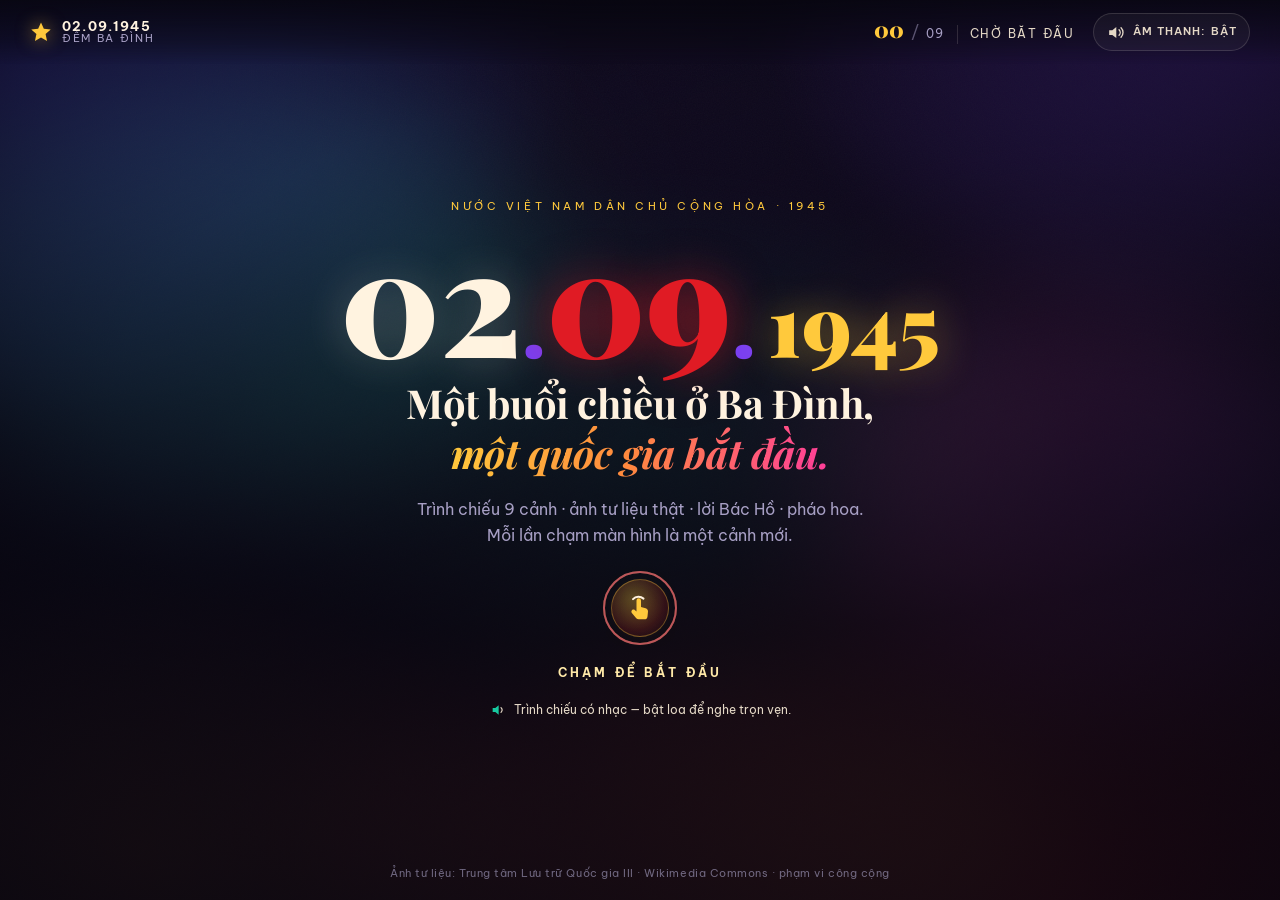
<file: index.html>
<!DOCTYPE html>
<html lang="vi">
<head>
<meta charset="utf-8">
<meta name="viewport" content="width=device-width, initial-scale=1, viewport-fit=cover">
<title>02.09.1945 — Đêm Ba Đình · Trình chiếu Quốc khánh Việt Nam</title>
<meta name="description" content="Trình chiếu điện ảnh toàn màn hình về ngày 2 tháng 9 năm 1945 tại Quảng trường Ba Đình: chạm để chuyển cảnh, ảnh tư liệu, hành khúc giải phóng, lời Tuyên ngôn Độc lập của Chủ tịch Hồ Chí Minh và pháo hoa.">
<meta name="theme-color" content="#0A0714">
<meta property="og:type" content="website">
<meta property="og:title" content="02.09.1945 — Đêm Ba Đình">
<meta property="og:description" content="Một buổi chiều ở Ba Đình, một quốc gia bắt đầu. Trình chiếu 9 cảnh chạm-để-chuyển-cảnh, có nhạc và pháo hoa.">
<meta property="og:image" content="assets/img/le-dai.webp">
<meta property="og:locale" content="vi_VN">
<meta name="twitter:card" content="summary_large_image">
<link rel="icon" href="favicon.svg" type="image/svg+xml">
<link rel="preload" href="assets/fonts/playfair-display-900-vietnamese.woff2" as="font" type="font/woff2" crossorigin>
<link rel="preload" href="assets/fonts/be-vietnam-pro-400-vietnamese.woff2" as="font" type="font/woff2" crossorigin>
<link rel="preload" href="assets/img/le-dai.webp" as="image">
<link rel="stylesheet" href="assets/css/fonts.css">
<link rel="stylesheet" href="assets/css/style.css">
<script>document.documentElement.classList.add('js');</script>
</head>
<body>

<!-- ══ nền nhiều lớp: mesh gradient + aurora + grain ══ -->
<div class="backdrop" aria-hidden="true">
  <div class="mesh"></div>
  <div class="aurora aurora--a"></div>
  <div class="aurora aurora--b"></div>
  <div class="aurora aurora--c"></div>
  <div class="grain"></div>
  <div class="vignette"></div>
</div>

<!-- ══ canvas hiệu ứng: sao, tàn lửa, pháo hoa ══ -->
<canvas id="fx" class="fx" aria-hidden="true"></canvas>
<div id="flash" class="flash" aria-hidden="true"></div>

<!-- ══ thanh trên: nhận diện + số cảnh + một nút âm thanh ══ -->
<header class="topbar" id="topbar">
  <div class="brand">
    <svg class="brand-star" viewBox="0 0 24 24" aria-hidden="true"><path d="M12 1.6l3.1 6.9 7.5.8-5.6 5 1.6 7.4L12 17.9 5.4 21.7 7 14.3 1.4 9.3l7.5-.8z"/></svg>
    <span class="brand-txt"><b>02.09.1945</b><i>Đêm Ba Đình</i></span>
  </div>

  <div class="now" aria-live="polite">
    <span class="now-idx" id="nowIdx">00</span>
    <span class="now-sep">/</span>
    <span class="now-total">09</span>
    <span class="now-name" id="nowName">Chờ bắt đầu</span>
  </div>

  <div class="top-actions">
    <button class="ctl ctl--mute" id="btnMute" type="button" aria-pressed="false" title="Bật / tắt toàn bộ âm thanh (M)">
      <svg class="i-on" viewBox="0 0 24 24" aria-hidden="true"><path d="M4 9v6h4l5 4V5L8 9H4z"/><path d="M16.5 8.5a5 5 0 010 7M19 6a8.5 8.5 0 010 12" fill="none" stroke="currentColor" stroke-width="1.7" stroke-linecap="round"/></svg>
      <svg class="i-off" viewBox="0 0 24 24" aria-hidden="true"><path d="M4 9v6h4l5 4V5L8 9H4z"/><path d="M17 9.5l4 5m0-5l-4 5" fill="none" stroke="currentColor" stroke-width="1.8" stroke-linecap="round"/></svg>
      <span class="ctl-label" id="muteLabel">Âm thanh: BẬT</span>
    </button>
  </div>
</header>

<!-- ══ cổng vào: chạm bất kỳ đâu để bắt đầu ══ -->
<div class="gate" id="gate" role="button" tabindex="0" aria-label="Bắt đầu trình chiếu">
  <div class="gate-inner">
    <span class="gate-kicker">NƯỚC VIỆT NAM DÂN CHỦ CỘNG HÒA · 1945</span>

    <div class="gate-date" aria-label="Ngày 2 tháng 9 năm 1945">
      <span class="gd gd--d">02</span><span class="gd gd--dot">.</span><span class="gd gd--m">09</span><span class="gd gd--dot">.</span><span class="gd gd--y">1945</span>
    </div>

    <h1 class="gate-title">Một buổi chiều ở Ba&nbsp;Đình,<br><em>một quốc gia bắt đầu.</em></h1>

    <p class="gate-sub">Trình chiếu 9 cảnh · ảnh tư liệu thật · lời Bác Hồ · pháo hoa.<br>Mỗi lần chạm màn hình là một cảnh mới.</p>

    <div class="gate-tap" aria-hidden="true">
      <span class="gate-tap-ring"></span>
      <span class="gate-tap-ring gate-tap-ring--2"></span>
      <svg viewBox="0 0 24 24"><path d="M6.4 4.9a6.2 6.2 0 018.4-.4" fill="none" stroke="currentColor" stroke-width="1.6" stroke-linecap="round"/><path d="M9.2 11.6V5.9a1.8 1.8 0 013.6 0v5.3l3.7.9c1.2.3 2 1.4 1.9 2.6l-.4 4a2.6 2.6 0 01-2.6 2.3h-4.4c-.8 0-1.5-.3-2-.9l-3.5-4.1c-.6-.7-.5-1.8.2-2.4.6-.5 1.5-.5 2.1 0l1.4 1.2z"/></svg>
    </div>
    <p class="gate-tap-txt">Chạm để bắt đầu</p>

    <p class="gate-note">
      <svg viewBox="0 0 24 24" aria-hidden="true"><path d="M4 9v6h4l5 4V5L8 9H4z"/><path d="M16.5 8.5a5 5 0 010 7" fill="none" stroke="currentColor" stroke-width="1.7" stroke-linecap="round"/></svg>
      Trình chiếu có nhạc — bật loa để nghe trọn vẹn.
    </p>
  </div>
  <div class="gate-foot">
    <span>Ảnh tư liệu: Trung tâm Lưu trữ Quốc gia III · Wikimedia Commons · phạm vi công cộng</span>
  </div>
</div>

<!-- ══ sân khấu 9 cảnh ══ -->
<main class="stage" id="stage" aria-label="Trình chiếu Quốc khánh 2 tháng 9">

  <!-- 01 · MỞ MÀN -->
  <section class="scene scene--s1" id="s1" data-scene="1" data-dur="9000" data-grade="indigo" aria-label="Cảnh 1: Mở màn">
    <div class="scene-media" data-kb="out">
      <img src="assets/img/le-dai.webp" alt="Toàn cảnh lễ đài và đội danh dự tại Quảng trường Ba Đình ngày 2 tháng 9 năm 1945" fetchpriority="high">
    </div>
    <div class="scene-tint"></div>
    <div class="scene-scrim"></div>
    <span class="ghost ghost--year" aria-hidden="true">1945</span>
    <div class="scene-body s1-body">
      <span class="eyebrow" data-anim="up">QUẢNG TRƯỜNG BA ĐÌNH · HÀ NỘI · 14 GIỜ</span>
      <h2 class="display display--xl">
        <span class="line"><span data-anim="line" style="--d:0">Một buổi chiều</span></span>
        <span class="line"><span data-anim="line" style="--d:1">ở Ba&nbsp;Đình,</span></span>
        <span class="line"><span data-anim="line" style="--d:2"><em>một quốc gia</em></span></span>
        <span class="line"><span data-anim="line" style="--d:3">bắt đầu.</span></span>
      </h2>
      <p class="lede" data-anim="up" style="--d:5">Ngày 2 tháng 9 năm 1945, bản Tuyên ngôn Độc lập khai sinh nước Việt Nam Dân chủ Cộng hòa.</p>
      <div class="s1-meta" data-anim="up" style="--d:6">
        <span class="rule"></span>
        <span>9 cảnh · 1945 → 2026</span>
      </div>
    </div>
    <figure class="photo-credit" data-anim="fade">Lễ đài Ba Đình, 2.9.1945 — Trung tâm Lưu trữ Quốc gia III</figure>
  </section>

  <!-- 02 · BỐI CẢNH -->
  <section class="scene scene--s2" id="s2" data-scene="2" data-dur="10000" data-grade="azure" aria-label="Cảnh 2: Bối cảnh Cách mạng Tháng Tám">
    <div class="scene-media scene-media--split" data-kb="in">
      <img src="assets/img/nha-hat-lon.webp" alt="Mít tinh chào mừng Cách mạng Tháng Tám tại Nhà hát Lớn Hà Nội năm 1945" loading="lazy">
    </div>
    <div class="scene-tint"></div>
    <div class="scene-scrim scene-scrim--left"></div>
    <div class="scene-body s2-body">
      <span class="eyebrow" data-anim="up">01 · BỐI CẢNH</span>
      <h2 class="display display--lg">
        <span class="line"><span data-anim="line" style="--d:0">Cách mạng</span></span>
        <span class="line"><span data-anim="line" style="--d:1"><em>Tháng Tám</em></span></span>
      </h2>
      <p class="lede" data-anim="up" style="--d:2">Chỉ trong hai tuần cuối tháng Tám, chính quyền thực dân sụp đổ trên khắp ba miền. Cả nước hướng về Hà Nội.</p>
      <ol class="milestones">
        <li data-anim="pop" style="--d:3"><b>19.08</b><span>Khởi nghĩa thắng ở Hà Nội</span></li>
        <li data-anim="pop" style="--d:4"><b>23.08</b><span>Triều đình Huế đầu hàng</span></li>
        <li data-anim="pop" style="--d:5"><b>25.08</b><span>Sài Gòn và Nam Bộ giành chính quyền</span></li>
        <li data-anim="pop" style="--d:6"><b>30.08</b><span>Vua Bảo Đại thoái vị</span></li>
      </ol>
    </div>
    <figure class="photo-credit" data-anim="fade">Nhà hát Lớn Hà Nội, 1945 — ảnh tư liệu, phạm vi công cộng</figure>
  </section>

  <!-- 03 · LỄ ĐÀI -->
  <section class="scene scene--s3" id="s3" data-scene="3" data-dur="10000" data-grade="crimson" aria-label="Cảnh 3: Biển người Ba Đình">
    <div class="scene-media" data-kb="in">
      <img src="assets/img/le-dai-detail.webp" alt="Chi tiết lễ đài, cờ và đội danh dự tại Quảng trường Ba Đình ngày 2.9.1945" loading="lazy">
    </div>
    <div class="scene-tint"></div>
    <div class="scene-scrim"></div>
    <span class="ghost ghost--word" aria-hidden="true">BA ĐÌNH</span>
    <div class="scene-body s3-body">
      <span class="eyebrow" data-anim="up">02 · LỄ ĐÀI</span>
      <h2 class="display display--lg">
        <span class="line"><span data-anim="line" style="--d:0">Hàng vạn người</span></span>
        <span class="line"><span data-anim="line" style="--d:1">đổ về <em>Ba Đình</em></span></span>
      </h2>
      <p class="lede" data-anim="up" style="--d:2">Nắng chiều tháng chín. Cờ đỏ rực trên lễ đài, đội danh dự đứng nghiêm dưới cột cờ. Cả quảng trường nín thở chờ giờ khai mạc.</p>
      <div class="stamp" data-anim="pop" style="--d:3">
        <span class="stamp-dot"></span>
        <b>14:00</b><i>02.09.1945</i>
      </div>
    </div>
    <figure class="photo-credit" data-anim="fade">Đội danh dự và lễ đài Ba Đình — Trung tâm Lưu trữ Quốc gia III</figure>
  </section>

  <!-- 04 · NHÂN VẬT — hành khúc giải phóng nổi lên -->
  <section class="scene scene--s4" id="s4" data-scene="4" data-dur="10000" data-grade="amber" aria-label="Cảnh 4: Chủ tịch Hồ Chí Minh">
    <div class="scene-media scene-media--portrait" data-kb="in">
      <img src="assets/img/bac-ho-doc.webp" alt="Chủ tịch Hồ Chí Minh trên lễ đài tại Quảng trường Ba Đình ngày 2.9.1945" loading="lazy">
    </div>
    <div class="scene-tint"></div>
    <div class="scene-scrim scene-scrim--left"></div>
    <div class="spotlight" aria-hidden="true"></div>
    <div class="scene-body s4-body">
      <span class="eyebrow" data-anim="up">03 · NHÂN VẬT</span>
      <h2 class="display display--lg">
        <span class="line"><span data-anim="line" style="--d:0">Chủ tịch</span></span>
        <span class="line"><span data-anim="line" style="--d:1"><em>Hồ Chí Minh</em></span></span>
      </h2>
      <p class="lede" data-anim="up" style="--d:2">Vị Chủ tịch đầu tiên của nước Việt Nam Dân chủ Cộng hòa bước lên lễ đài. Trước quốc dân đồng bào và thế giới, Người đọc bản Tuyên ngôn Độc lập.</p>
      <div class="s4-tag" data-anim="pop" style="--d:3">
        <svg viewBox="0 0 24 24" aria-hidden="true"><path d="M12 2l2.9 6.3 6.9.8-5.1 4.6 1.4 6.8L12 17l-6.1 3.5 1.4-6.8L2.2 9.1l6.9-.8z"/></svg>
        <span>Người khai sinh một nhà nước mới</span>
      </div>
    </div>
    <figure class="photo-credit" data-anim="fade">Lễ đài Ba Đình, 2.9.1945 — ảnh tư liệu, phạm vi công cộng</figure>
  </section>

  <!-- 05 · TUYÊN NGÔN -->
  <section class="scene scene--s5" id="s5" data-scene="5" data-dur="16000" data-grade="jade" aria-label="Cảnh 5: Lời Tuyên ngôn Độc lập">
    <div class="scene-media scene-media--doc" data-kb="pan">
      <img src="assets/img/tuyen-ngon.webp" alt="Bản đánh máy ba trang của Tuyên ngôn Độc lập năm 1945" loading="lazy">
    </div>
    <div class="scene-tint"></div>
    <div class="scene-scrim scene-scrim--heavy"></div>
    <span class="quote-mark quote-mark--open" aria-hidden="true">“</span>
    <div class="scene-body s5-body">
      <span class="eyebrow" data-anim="up">04 · LỜI BÁC</span>
      <p class="kicker" data-anim="up" style="--d:1">Hỡi đồng bào cả nước,</p>
      <blockquote class="kinetic" id="kinetic1" data-kinetic>
        Tất cả mọi người đều sinh ra có quyền <mark>bình đẳng</mark>. Tạo hóa cho họ những quyền không ai có thể xâm phạm được; trong những quyền ấy, có quyền <mark>được sống</mark>, quyền <mark>tự do</mark> và quyền <mark>mưu cầu hạnh phúc</mark>.
      </blockquote>
      <div class="quote-src" data-anim="up" style="--d:2">
        <span class="rule"></span>
        Tuyên ngôn Độc lập · Hồ Chí Minh · 2.9.1945
      </div>
    </div>
    <span class="quote-mark quote-mark--close" aria-hidden="true">”</span>
  </section>

  <!-- 06 · LỜI THỀ -->
  <section class="scene scene--s6" id="s6" data-scene="6" data-dur="13000" data-grade="magenta" aria-label="Cảnh 6: Lời thề giữ nước">
    <div class="scene-media scene-media--right" data-kb="out">
      <img src="assets/img/bac-ho-giap.webp" alt="Chủ tịch Hồ Chí Minh và Đại tướng Võ Nguyên Giáp tại Hà Nội tháng 8 năm 1945" loading="lazy">
    </div>
    <div class="scene-tint"></div>
    <div class="scene-scrim scene-scrim--left"></div>
    <div class="scene-body s6-body">
      <span class="eyebrow" data-anim="up">05 · LỜI THỀ</span>
      <blockquote class="kinetic kinetic--md" id="kinetic2" data-kinetic>
        Nước Việt Nam có quyền hưởng <mark>tự do và độc lập</mark>, và sự thật đã thành một nước tự do độc lập.
      </blockquote>
      <blockquote class="kinetic kinetic--oath" id="kinetic3" data-kinetic data-delay="5200">
        Toàn thể dân tộc Việt Nam quyết đem tất cả <mark>tinh thần và lực lượng</mark>, tính mạng và của cải để giữ vững quyền tự do, độc lập ấy.
      </blockquote>
      <div class="quote-src" data-anim="up" style="--d:2"><span class="rule"></span>Tuyên ngôn Độc lập, 2.9.1945</div>
    </div>
    <figure class="photo-credit" data-anim="fade">Hồ Chí Minh và Võ Nguyên Giáp, Hà Nội, tháng 8.1945</figure>
  </section>

  <!-- 07 · LÁ CỜ -->
  <section class="scene scene--s7" id="s7" data-scene="7" data-dur="10000" data-grade="gold" aria-label="Cảnh 7: Cờ đỏ sao vàng">
    <div class="scene-media scene-media--dim" data-kb="out">
      <img src="assets/img/ba-dinh.webp" alt="Cột cờ và lễ đài tại vườn hoa Ba Đình ngày 2 tháng 9 năm 1945" loading="lazy">
    </div>
    <div class="scene-tint"></div>
    <div class="scene-scrim"></div>
    <div class="flag-wrap" id="flagWrap">
      <canvas id="flagCanvas" class="flag-canvas" aria-label="Lá cờ đỏ sao vàng đang tung bay"></canvas>
      <div class="flag-pole" aria-hidden="true"></div>
    </div>
    <div class="scene-body s7-body">
      <span class="eyebrow" data-anim="up">06 · LÁ CỜ</span>
      <h2 class="display display--lg">
        <span class="line"><span data-anim="line" style="--d:0">Lá cờ đỏ</span></span>
        <span class="line"><span data-anim="line" style="--d:1"><em>sao vàng</em></span></span>
        <span class="line"><span data-anim="line" style="--d:2">tung bay</span></span>
      </h2>
      <p class="lede" data-anim="up" style="--d:3">Lần đầu tiên trước quốc dân đồng bào, lá cờ của một nước Việt Nam độc lập được kéo lên giữa Quảng trường Ba Đình.</p>
    </div>
    <figure class="photo-credit" data-anim="fade">Cột cờ vườn hoa Ba Đình, 2.9.1945 — ảnh tư liệu</figure>
  </section>

  <!-- 08 · PHÁO HOA -->
  <section class="scene scene--s8" id="s8" data-scene="8" data-dur="17000" data-grade="spectrum" aria-label="Cảnh 8: Pháo hoa mừng độc lập">
    <div class="skyline" aria-hidden="true">
      <svg viewBox="0 0 1440 220" preserveAspectRatio="none"><path d="M0 220V150h60v-24h44v24h52V96h30l14-40 14 40h30v54h70v-30h56v30h84V70h26l10-52 10 52h26v80h96v-40h60v40h74V110h44v-22h34v22h50v60h96v-34h58v34h86V88h28l12-44 12 44h28v72h110v-26h54v26h96v60z"/></svg>
    </div>
    <div class="scene-body s8-body">
      <span class="eyebrow" data-anim="up">07 · VỠ ÒA</span>
      <div class="slam" id="slam">
        <span class="slam-word" data-slam="0">ĐỘC LẬP</span>
        <span class="slam-sep" aria-hidden="true">—</span>
        <span class="slam-word" data-slam="1">TỰ DO</span>
        <span class="slam-sep" aria-hidden="true">—</span>
        <span class="slam-word" data-slam="2">HẠNH PHÚC</span>
      </div>
      <p class="s8-shout" data-anim="shout" style="--d:46">CHÚC MỪNG QUỐC KHÁNH <b>2/9</b></p>
    </div>
  </section>

  <!-- 09 · 81 NĂM -->
  <section class="scene scene--s9" id="s9" data-scene="9" data-dur="0" data-grade="finale" aria-label="Cảnh 9: 81 năm và nguồn tư liệu">
    <div class="scene-body s9-body">
      <span class="eyebrow" data-anim="up">08 · HÔM NAY</span>
      <div class="big81" data-anim="pop">
        <b>81</b>
        <span>NĂM<i>1945 — 2026</i></span>
      </div>
      <p class="lede lede--center" data-anim="up" style="--d:1">Từ buổi chiều Ba Đình ấy, một quốc gia đã đi qua 81 năm.</p>
      <p class="s9-hint" data-anim="fade" style="--d:2">Chạm màn hình để xem lại từ đầu</p>

      <div class="credits" id="credits" data-anim="up" style="--d:3">
        <h3>Nguồn tư liệu &amp; bản quyền</h3>
        <dl>
          <div><dt>Ảnh tư liệu</dt><dd>Trung tâm Lưu trữ Quốc gia III, qua <a href="https://commons.wikimedia.org/" target="_blank" rel="noopener">Wikimedia Commons</a> — phạm vi công cộng (public domain). Đã số hoá, cắt và nén lại.</dd></div>
          <div><dt>Lời trích</dt><dd>Tuyên ngôn Độc lập, Hồ Chí Minh, đọc tại Quảng trường Ba Đình ngày 2.9.1945.</dd></div>
          <div><dt>Hành khúc</dt><dd>“The Internationale” (Quốc tế ca) — Pierre De Geyter (1888), phối khí Jerry Engelbach (2003); bản thu phạm vi công cộng qua <a href="https://commons.wikimedia.org/wiki/File:Internationale_orchestral_arrangement.ogg" target="_blank" rel="noopener">Wikimedia Commons</a>. Cử ở đoạn Bác đọc Tuyên ngôn.</dd></div>
          <div><dt>Nhạc nền</dt><dd>“Heroic Age” — Kevin MacLeod (<a href="https://incompetech.com/" target="_blank" rel="noopener">incompetech.com</a>), giấy phép <a href="https://creativecommons.org/licenses/by/4.0/" target="_blank" rel="noopener">Creative Commons BY 4.0</a>.</dd></div>
          <div><dt>Hiệu ứng</dt><dd>Pháo hoa, tàn lửa, cờ tung bay và âm thanh hiệu ứng được dựng bằng mã trong trình duyệt — không dùng video quay sẵn.</dd></div>
          <div><dt>Phông chữ</dt><dd>Playfair Display &amp; Be Vietnam Pro — SIL Open Font License, tự lưu trữ.</dd></div>
        </dl>
      </div>
    </div>
  </section>
</main>

<!-- ══ vạch tiến độ + nhắc chạm (chỉ hiển thị, không bấm được) ══ -->
<footer class="prog" id="prog">
  <div class="prog-segs" id="progSegs" aria-hidden="true"></div>
  <p class="tap-hint" id="tapHint">Chạm màn hình để tiếp tục</p>
</footer>

<!-- ══ lớp chuyển cảnh ══ -->
<div class="wipe" id="wipe" aria-hidden="true"></div>

<audio id="music" src="assets/audio/score.mp3" preload="auto"></audio>
<audio id="march" src="assets/audio/march.mp3" preload="auto" loop></audio>

<script src="assets/js/fx.js"></script>
<script src="assets/js/flag.js"></script>
<script src="assets/js/audio.js"></script>
<script src="assets/js/main.js"></script>
</body>
</html>
</file>
<file: assets/css/fonts.css>
/* Self-hosted subsets: latin + vietnamese. Generated from Google Fonts (OFL). */
/* vietnamese */
@font-face {
  font-family: 'Be Vietnam Pro';
  font-style: normal;
  font-weight: 300;
  font-display: swap;
  src: url(../fonts/be-vietnam-pro-300-vietnamese.woff2) format('woff2');
  unicode-range: U+0102-0103, U+0110-0111, U+0128-0129, U+0168-0169, U+01A0-01A1, U+01AF-01B0, U+0300-0301, U+0303-0304, U+0308-0309, U+0323, U+0329, U+1EA0-1EF9, U+20AB;
}
/* latin */
@font-face {
  font-family: 'Be Vietnam Pro';
  font-style: normal;
  font-weight: 300;
  font-display: swap;
  src: url(../fonts/be-vietnam-pro-300-latin.woff2) format('woff2');
  unicode-range: U+0000-00FF, U+0131, U+0152-0153, U+02BB-02BC, U+02C6, U+02DA, U+02DC, U+0304, U+0308, U+0329, U+2000-206F, U+20AC, U+2122, U+2191, U+2193, U+2212, U+2215, U+FEFF, U+FFFD;
}
/* vietnamese */
@font-face {
  font-family: 'Be Vietnam Pro';
  font-style: normal;
  font-weight: 400;
  font-display: swap;
  src: url(../fonts/be-vietnam-pro-400-vietnamese.woff2) format('woff2');
  unicode-range: U+0102-0103, U+0110-0111, U+0128-0129, U+0168-0169, U+01A0-01A1, U+01AF-01B0, U+0300-0301, U+0303-0304, U+0308-0309, U+0323, U+0329, U+1EA0-1EF9, U+20AB;
}
/* latin */
@font-face {
  font-family: 'Be Vietnam Pro';
  font-style: normal;
  font-weight: 400;
  font-display: swap;
  src: url(../fonts/be-vietnam-pro-400-latin.woff2) format('woff2');
  unicode-range: U+0000-00FF, U+0131, U+0152-0153, U+02BB-02BC, U+02C6, U+02DA, U+02DC, U+0304, U+0308, U+0329, U+2000-206F, U+20AC, U+2122, U+2191, U+2193, U+2212, U+2215, U+FEFF, U+FFFD;
}
/* vietnamese */
@font-face {
  font-family: 'Be Vietnam Pro';
  font-style: normal;
  font-weight: 500;
  font-display: swap;
  src: url(../fonts/be-vietnam-pro-500-vietnamese.woff2) format('woff2');
  unicode-range: U+0102-0103, U+0110-0111, U+0128-0129, U+0168-0169, U+01A0-01A1, U+01AF-01B0, U+0300-0301, U+0303-0304, U+0308-0309, U+0323, U+0329, U+1EA0-1EF9, U+20AB;
}
/* latin */
@font-face {
  font-family: 'Be Vietnam Pro';
  font-style: normal;
  font-weight: 500;
  font-display: swap;
  src: url(../fonts/be-vietnam-pro-500-latin.woff2) format('woff2');
  unicode-range: U+0000-00FF, U+0131, U+0152-0153, U+02BB-02BC, U+02C6, U+02DA, U+02DC, U+0304, U+0308, U+0329, U+2000-206F, U+20AC, U+2122, U+2191, U+2193, U+2212, U+2215, U+FEFF, U+FFFD;
}
/* vietnamese */
@font-face {
  font-family: 'Be Vietnam Pro';
  font-style: normal;
  font-weight: 600;
  font-display: swap;
  src: url(../fonts/be-vietnam-pro-600-vietnamese.woff2) format('woff2');
  unicode-range: U+0102-0103, U+0110-0111, U+0128-0129, U+0168-0169, U+01A0-01A1, U+01AF-01B0, U+0300-0301, U+0303-0304, U+0308-0309, U+0323, U+0329, U+1EA0-1EF9, U+20AB;
}
/* latin */
@font-face {
  font-family: 'Be Vietnam Pro';
  font-style: normal;
  font-weight: 600;
  font-display: swap;
  src: url(../fonts/be-vietnam-pro-600-latin.woff2) format('woff2');
  unicode-range: U+0000-00FF, U+0131, U+0152-0153, U+02BB-02BC, U+02C6, U+02DA, U+02DC, U+0304, U+0308, U+0329, U+2000-206F, U+20AC, U+2122, U+2191, U+2193, U+2212, U+2215, U+FEFF, U+FFFD;
}
/* vietnamese */
@font-face {
  font-family: 'Be Vietnam Pro';
  font-style: normal;
  font-weight: 700;
  font-display: swap;
  src: url(../fonts/be-vietnam-pro-700-vietnamese.woff2) format('woff2');
  unicode-range: U+0102-0103, U+0110-0111, U+0128-0129, U+0168-0169, U+01A0-01A1, U+01AF-01B0, U+0300-0301, U+0303-0304, U+0308-0309, U+0323, U+0329, U+1EA0-1EF9, U+20AB;
}
/* latin */
@font-face {
  font-family: 'Be Vietnam Pro';
  font-style: normal;
  font-weight: 700;
  font-display: swap;
  src: url(../fonts/be-vietnam-pro-700-latin.woff2) format('woff2');
  unicode-range: U+0000-00FF, U+0131, U+0152-0153, U+02BB-02BC, U+02C6, U+02DA, U+02DC, U+0304, U+0308, U+0329, U+2000-206F, U+20AC, U+2122, U+2191, U+2193, U+2212, U+2215, U+FEFF, U+FFFD;
}
/* vietnamese */
@font-face {
  font-family: 'Be Vietnam Pro';
  font-style: normal;
  font-weight: 800;
  font-display: swap;
  src: url(../fonts/be-vietnam-pro-800-vietnamese.woff2) format('woff2');
  unicode-range: U+0102-0103, U+0110-0111, U+0128-0129, U+0168-0169, U+01A0-01A1, U+01AF-01B0, U+0300-0301, U+0303-0304, U+0308-0309, U+0323, U+0329, U+1EA0-1EF9, U+20AB;
}
/* latin */
@font-face {
  font-family: 'Be Vietnam Pro';
  font-style: normal;
  font-weight: 800;
  font-display: swap;
  src: url(../fonts/be-vietnam-pro-800-latin.woff2) format('woff2');
  unicode-range: U+0000-00FF, U+0131, U+0152-0153, U+02BB-02BC, U+02C6, U+02DA, U+02DC, U+0304, U+0308, U+0329, U+2000-206F, U+20AC, U+2122, U+2191, U+2193, U+2212, U+2215, U+FEFF, U+FFFD;
}
/* vietnamese */
@font-face {
  font-family: 'Playfair Display';
  font-style: italic;
  font-weight: 400;
  font-display: swap;
  src: url(../fonts/playfair-display-400-italic-vietnamese.woff2) format('woff2');
  unicode-range: U+0102-0103, U+0110-0111, U+0128-0129, U+0168-0169, U+01A0-01A1, U+01AF-01B0, U+0300-0301, U+0303-0304, U+0308-0309, U+0323, U+0329, U+1EA0-1EF9, U+20AB;
}
/* latin */
@font-face {
  font-family: 'Playfair Display';
  font-style: italic;
  font-weight: 400;
  font-display: swap;
  src: url(../fonts/playfair-display-400-italic-latin.woff2) format('woff2');
  unicode-range: U+0000-00FF, U+0131, U+0152-0153, U+02BB-02BC, U+02C6, U+02DA, U+02DC, U+0304, U+0308, U+0329, U+2000-206F, U+20AC, U+2122, U+2191, U+2193, U+2212, U+2215, U+FEFF, U+FFFD;
}
/* vietnamese */
@font-face {
  font-family: 'Playfair Display';
  font-style: italic;
  font-weight: 700;
  font-display: swap;
  src: url(../fonts/playfair-display-700-italic-vietnamese.woff2) format('woff2');
  unicode-range: U+0102-0103, U+0110-0111, U+0128-0129, U+0168-0169, U+01A0-01A1, U+01AF-01B0, U+0300-0301, U+0303-0304, U+0308-0309, U+0323, U+0329, U+1EA0-1EF9, U+20AB;
}
/* latin */
@font-face {
  font-family: 'Playfair Display';
  font-style: italic;
  font-weight: 700;
  font-display: swap;
  src: url(../fonts/playfair-display-700-italic-latin.woff2) format('woff2');
  unicode-range: U+0000-00FF, U+0131, U+0152-0153, U+02BB-02BC, U+02C6, U+02DA, U+02DC, U+0304, U+0308, U+0329, U+2000-206F, U+20AC, U+2122, U+2191, U+2193, U+2212, U+2215, U+FEFF, U+FFFD;
}
/* vietnamese */
@font-face {
  font-family: 'Playfair Display';
  font-style: normal;
  font-weight: 400;
  font-display: swap;
  src: url(../fonts/playfair-display-400-vietnamese.woff2) format('woff2');
  unicode-range: U+0102-0103, U+0110-0111, U+0128-0129, U+0168-0169, U+01A0-01A1, U+01AF-01B0, U+0300-0301, U+0303-0304, U+0308-0309, U+0323, U+0329, U+1EA0-1EF9, U+20AB;
}
/* latin */
@font-face {
  font-family: 'Playfair Display';
  font-style: normal;
  font-weight: 400;
  font-display: swap;
  src: url(../fonts/playfair-display-400-latin.woff2) format('woff2');
  unicode-range: U+0000-00FF, U+0131, U+0152-0153, U+02BB-02BC, U+02C6, U+02DA, U+02DC, U+0304, U+0308, U+0329, U+2000-206F, U+20AC, U+2122, U+2191, U+2193, U+2212, U+2215, U+FEFF, U+FFFD;
}
/* vietnamese */
@font-face {
  font-family: 'Playfair Display';
  font-style: normal;
  font-weight: 700;
  font-display: swap;
  src: url(../fonts/playfair-display-700-vietnamese.woff2) format('woff2');
  unicode-range: U+0102-0103, U+0110-0111, U+0128-0129, U+0168-0169, U+01A0-01A1, U+01AF-01B0, U+0300-0301, U+0303-0304, U+0308-0309, U+0323, U+0329, U+1EA0-1EF9, U+20AB;
}
/* latin */
@font-face {
  font-family: 'Playfair Display';
  font-style: normal;
  font-weight: 700;
  font-display: swap;
  src: url(../fonts/playfair-display-700-latin.woff2) format('woff2');
  unicode-range: U+0000-00FF, U+0131, U+0152-0153, U+02BB-02BC, U+02C6, U+02DA, U+02DC, U+0304, U+0308, U+0329, U+2000-206F, U+20AC, U+2122, U+2191, U+2193, U+2212, U+2215, U+FEFF, U+FFFD;
}
/* vietnamese */
@font-face {
  font-family: 'Playfair Display';
  font-style: normal;
  font-weight: 900;
  font-display: swap;
  src: url(../fonts/playfair-display-900-vietnamese.woff2) format('woff2');
  unicode-range: U+0102-0103, U+0110-0111, U+0128-0129, U+0168-0169, U+01A0-01A1, U+01AF-01B0, U+0300-0301, U+0303-0304, U+0308-0309, U+0323, U+0329, U+1EA0-1EF9, U+20AB;
}
/* latin */
@font-face {
  font-family: 'Playfair Display';
  font-style: normal;
  font-weight: 900;
  font-display: swap;
  src: url(../fonts/playfair-display-900-latin.woff2) format('woff2');
  unicode-range: U+0000-00FF, U+0131, U+0152-0153, U+02BB-02BC, U+02C6, U+02DA, U+02DC, U+0304, U+0308, U+0329, U+2000-206F, U+20AC, U+2122, U+2191, U+2193, U+2212, U+2215, U+FEFF, U+FFFD;
}
</file>
<file: assets/css/style.css>
/* ═══════════════════════════════════════════════════════════
   02.09.1945 — ĐÊM BA ĐÌNH
   Hệ màu nhiều lớp: chàm / tím / đỏ cờ / vàng sao / hổ phách /
   hồng cánh sen / ngọc jade / xanh azure trên nền mực lạnh.
   ═══════════════════════════════════════════════════════════ */

:root{
  /* neutrals — warm text on cool ink */
  --ink:#07060F;
  --ink-2:#0E0B1C;
  --ink-3:#191333;
  --cream:#FFF3E0;
  --cream-dim:#E4D8C6;
  --ash:#A79FC4;
  --line:rgba(255,243,224,.14);
  --line-2:rgba(255,243,224,.28);
  --scrim:rgba(6,5,14,.74);

  /* subject hues */
  --indigo:#3B2FB5;
  --violet:#7A3FF2;
  --crimson:#E01B24;
  --crimson-deep:#8E0D16;
  --gold:#FFC93C;
  --gold-soft:#FFE9A8;
  --amber:#FF8A3D;
  --magenta:#FF3D9A;
  --jade:#17C9A0;
  --azure:#35A7FF;

  /* semantic */
  --ok:#17C9A0;
  --warn:#F5A623;
  --danger:#FF4D5E;
  --info:#35A7FF;

  /* type */
  --serif:"Playfair Display",Georgia,"Times New Roman",serif;
  --sans:"Be Vietnam Pro",system-ui,-apple-system,"Segoe UI",sans-serif;

  /* motion */
  --ease:cubic-bezier(.22,.61,.36,1);
  --ease-out:cubic-bezier(.16,1,.3,1);
  --ease-spring:cubic-bezier(.34,1.56,.64,1);

  /* chrome */
  --top-h:64px;
  --bot-h:64px;
  --pad:clamp(20px,4.4vw,72px);
  --word-step:52ms;
}

*,*::before,*::after{box-sizing:border-box}
html,body{height:100%}
html{-webkit-text-size-adjust:100%}
body{
  margin:0;background:var(--ink);color:var(--cream);
  font-family:var(--sans);font-weight:400;font-size:16px;line-height:1.62;
  overflow:hidden;overscroll-behavior:none;
  -webkit-font-smoothing:antialiased;text-rendering:optimizeLegibility;
}
img,canvas,svg{display:block;max-width:100%}
button,input,select{font:inherit;color:inherit}
button{cursor:pointer;background:none;border:0;padding:0}
a{color:var(--gold-soft);text-decoration:none;border-bottom:1px solid rgba(255,201,60,.35);transition:color .25s,border-color .25s}
a:hover{color:var(--gold);border-color:var(--gold)}
h1,h2,h3,p,blockquote,figure,dl,dd,ol,ul{margin:0}
ol,ul{padding:0;list-style:none}
::selection{background:var(--crimson);color:#fff}
.sr-only{position:absolute;width:1px;height:1px;padding:0;margin:-1px;overflow:hidden;clip:rect(0 0 0 0);white-space:nowrap;border:0}

/* scrollbar in the artifact's own language */
*{scrollbar-width:thin;scrollbar-color:var(--crimson) rgba(255,243,224,.06)}
*::-webkit-scrollbar{width:9px;height:9px}
*::-webkit-scrollbar-track{background:rgba(255,243,224,.05);border-radius:99px}
*::-webkit-scrollbar-thumb{background:linear-gradient(180deg,var(--crimson),var(--violet));border-radius:99px;border:2px solid transparent;background-clip:padding-box}
*::-webkit-scrollbar-thumb:hover{background:linear-gradient(180deg,var(--gold),var(--magenta));background-clip:padding-box}

:focus-visible{outline:2px solid var(--gold);outline-offset:3px;border-radius:4px}

/* ══ 1. NỀN NHIỀU LỚP ══════════════════════════════════ */
.backdrop{position:fixed;inset:0;z-index:0;pointer-events:none;overflow:hidden}
.mesh{
  position:absolute;inset:-25%;
  background:
    radial-gradient(46% 42% at 18% 22%, rgba(59,47,181,.85) 0%, transparent 62%),
    radial-gradient(40% 38% at 82% 18%, rgba(122,63,242,.62) 0%, transparent 64%),
    radial-gradient(52% 46% at 72% 84%, rgba(224,27,36,.60) 0%, transparent 66%),
    radial-gradient(38% 34% at 24% 80%, rgba(255,138,61,.34) 0%, transparent 62%),
    radial-gradient(34% 30% at 50% 50%, rgba(23,201,160,.20) 0%, transparent 68%),
    linear-gradient(160deg,#0A0718 0%,#120A22 42%,#1A0713 100%);
  filter:blur(14px);
  animation:meshDrift 34s var(--ease) infinite alternate;
}
@keyframes meshDrift{
  0%{transform:translate3d(-2%,-1%,0) scale(1.04) rotate(0deg)}
  50%{transform:translate3d(2%,2%,0) scale(1.1) rotate(2deg)}
  100%{transform:translate3d(-1%,3%,0) scale(1.06) rotate(-2deg)}
}
.aurora{position:absolute;border-radius:50%;filter:blur(70px);opacity:.4;mix-blend-mode:screen}
.aurora--a{width:52vw;height:34vw;left:-10vw;top:8vh;background:linear-gradient(120deg,var(--azure),var(--jade));animation:aur1 26s var(--ease) infinite alternate}
.aurora--b{width:44vw;height:30vw;right:-8vw;top:34vh;background:linear-gradient(120deg,var(--magenta),var(--violet));animation:aur2 31s var(--ease) infinite alternate}
.aurora--c{width:60vw;height:26vw;left:22vw;bottom:-12vh;background:linear-gradient(120deg,var(--crimson),var(--gold));opacity:.3;animation:aur3 23s var(--ease) infinite alternate}
@keyframes aur1{to{transform:translate3d(14vw,10vh,0) scale(1.25)}}
@keyframes aur2{to{transform:translate3d(-12vw,-8vh,0) scale(1.18)}}
@keyframes aur3{to{transform:translate3d(-8vw,-6vh,0) scale(1.3)}}

.grain{
  position:absolute;inset:-100%;opacity:.055;pointer-events:none;
  background-image:url("data:image/svg+xml,%3Csvg xmlns='http://www.w3.org/2000/svg' width='220' height='220'%3E%3Cfilter id='n'%3E%3CfeTurbulence type='fractalNoise' baseFrequency='.82' numOctaves='4' stitchTiles='stitch'/%3E%3C/filter%3E%3Crect width='100%25' height='100%25' filter='url(%23n)'/%3E%3C/svg%3E");
  animation:grainShift 7s steps(6) infinite;
}
@keyframes grainShift{
  0%{transform:translate(0,0)}16%{transform:translate(-3%,2%)}33%{transform:translate(2%,-3%)}
  50%{transform:translate(-2%,-2%)}66%{transform:translate(3%,1%)}83%{transform:translate(-1%,3%)}100%{transform:translate(0,0)}
}
.vignette{position:absolute;inset:0;background:radial-gradient(120% 100% at 50% 45%,transparent 34%,rgba(4,3,10,.62) 88%,rgba(4,3,10,.9) 100%)}

.fx{position:fixed;inset:0;z-index:32;pointer-events:none;width:100%;height:100%}
.flash{position:fixed;inset:0;z-index:33;pointer-events:none;opacity:0;background:radial-gradient(80% 60% at 50% 40%,rgba(255,240,210,.9),rgba(255,180,90,.25) 55%,transparent 78%);mix-blend-mode:screen}
.flash.go{animation:flashPop .5s var(--ease-out)}
@keyframes flashPop{0%{opacity:.55}100%{opacity:0}}

/* ══ 2. THANH TRÊN ═════════════════════════════════════ */
.topbar{
  position:fixed;top:0;left:0;right:0;z-index:40;height:var(--top-h);
  display:flex;align-items:center;gap:18px;
  padding:0 clamp(14px,2.6vw,30px);
  background:linear-gradient(180deg,rgba(7,6,15,.86) 0%,rgba(7,6,15,.42) 62%,transparent 100%);
  backdrop-filter:blur(9px);-webkit-backdrop-filter:blur(9px);
  transition:transform .5s var(--ease),opacity .5s;
}
.brand{display:flex;align-items:center;gap:10px;border:0;flex:0 0 auto}
.brand-star{width:22px;height:22px;fill:var(--gold);filter:drop-shadow(0 0 9px rgba(255,201,60,.6));animation:starSpin 14s linear infinite}
@keyframes starSpin{to{transform:rotate(360deg)}}
.brand-txt{display:flex;flex-direction:column;line-height:1.12}
.brand-txt b{font-size:13px;font-weight:700;letter-spacing:.09em;color:var(--cream)}
.brand-txt i{font-size:10.5px;font-style:normal;letter-spacing:.16em;text-transform:uppercase;color:var(--ash)}

.now{display:flex;align-items:baseline;gap:7px;margin-left:auto;font-variant-numeric:tabular-nums;min-width:0}
.now-idx{font-family:var(--serif);font-weight:900;font-size:22px;color:var(--gold);line-height:1}
.now-sep{color:var(--ash);opacity:.5}
.now-total{font-size:12px;color:var(--ash);letter-spacing:.08em}
.now-name{
  font-size:11.5px;letter-spacing:.15em;text-transform:uppercase;color:var(--cream-dim);
  padding-left:12px;margin-left:6px;border-left:1px solid var(--line);
  white-space:nowrap;overflow:hidden;text-overflow:ellipsis;max-width:26vw;
}

.top-actions{display:flex;align-items:center;gap:8px;flex:0 0 auto}
.ctl{
  display:flex;align-items:center;gap:8px;height:38px;padding:0 12px;border-radius:99px;
  border:1px solid var(--line);background:rgba(255,243,224,.045);color:var(--cream-dim);
  transition:background .25s,border-color .25s,color .25s,transform .25s var(--ease-spring);
}
.ctl svg{width:19px;height:19px;fill:currentColor;flex:0 0 auto}
.ctl:hover{background:rgba(255,201,60,.14);border-color:rgba(255,201,60,.5);color:var(--gold-soft);transform:translateY(-1px)}
.ctl:active{transform:translateY(0) scale(.96)}
.ctl-label{font-size:11px;font-weight:600;letter-spacing:.1em;text-transform:uppercase;white-space:nowrap}
.ctl--mute .i-off{display:none}
.ctl--mute[aria-pressed="true"]{border-color:rgba(255,77,94,.45);background:rgba(255,77,94,.12);color:#FFB3BA}
.ctl--mute[aria-pressed="true"] .i-on{display:none}
.ctl--mute[aria-pressed="true"] .i-off{display:block}

/* ══ 3. CỔNG VÀO ═══════════════════════════════════════ */
.gate{
  position:fixed;inset:0;z-index:30;display:flex;flex-direction:column;
  align-items:center;justify-content:center;justify-content:safe center;text-align:center;
  padding:calc(var(--top-h) + 18px) var(--pad) 64px;
  background:radial-gradient(120% 90% at 50% 8%,rgba(10,7,24,.34),rgba(6,5,14,.82) 70%);
  transition:opacity .85s var(--ease),transform 1s var(--ease-out),visibility 0s .85s;
  overflow-y:auto;cursor:pointer;
}
body.started .gate{opacity:0;visibility:hidden;transform:scale(1.07);pointer-events:none}
.gate-inner{max-width:900px;width:100%;display:flex;flex-direction:column;align-items:center;gap:clamp(12px,2vh,22px)}
.gate-kicker{
  font-size:10.5px;letter-spacing:.34em;text-transform:uppercase;color:var(--gold);
  opacity:0;transform:translateY(14px);animation:gateUp .9s var(--ease-out) .15s forwards;
}
.gate-date{display:flex;align-items:baseline;gap:.02em;font-family:var(--serif);font-weight:900;line-height:.86;letter-spacing:-.02em}
.gd{display:inline-block;opacity:0;transform:translateY(38px) scale(.9);filter:blur(9px);animation:gdIn 1.05s var(--ease-out) forwards}
.gd--d{font-size:clamp(56px,12.5vw,148px);color:var(--cream);animation-delay:.24s;text-shadow:0 0 44px rgba(255,243,224,.24)}
.gd--m{font-size:clamp(56px,12.5vw,148px);color:var(--crimson);animation-delay:.36s;text-shadow:0 0 46px rgba(224,27,36,.6)}
.gd--y{font-size:clamp(34px,7.4vw,86px);color:var(--gold);animation-delay:.48s;margin-left:.14em;text-shadow:0 0 40px rgba(255,201,60,.45)}
.gd--dot{font-size:clamp(34px,7vw,84px);color:var(--violet);animation-delay:.3s}
@keyframes gdIn{to{opacity:1;transform:none;filter:blur(0)}}
@keyframes gateUp{to{opacity:1;transform:none}}

.gate-title{
  font-family:var(--serif);font-weight:700;font-size:clamp(21px,3.5vw,40px);line-height:1.24;
  letter-spacing:-.01em;color:var(--cream);text-wrap:balance;
  opacity:0;animation:gateUp 1s var(--ease-out) .62s forwards;
}
.gate-title em{font-style:italic;color:var(--gold-soft);background:linear-gradient(96deg,var(--gold),var(--amber) 46%,var(--magenta));-webkit-background-clip:text;background-clip:text;-webkit-text-fill-color:transparent}
.gate-sub{
  max-width:620px;font-size:clamp(13px,1.45vw,15.5px);color:var(--ash);line-height:1.72;
  opacity:0;animation:gateUp 1s var(--ease-out) .76s forwards;
}
.gate-tap{position:relative;display:grid;place-items:center;width:74px;height:74px;margin-top:4px;opacity:0;animation:gateUp 1s var(--ease-out) .9s forwards}
.gate-tap svg{width:30px;height:30px;fill:var(--gold);filter:drop-shadow(0 0 14px rgba(255,201,60,.65));position:relative;z-index:2}
.gate-tap::after{content:'';position:absolute;inset:8px;border-radius:50%;background:radial-gradient(circle at 38% 32%,rgba(255,201,60,.28),rgba(224,27,36,.16) 62%,transparent);border:1px solid rgba(255,201,60,.35)}
.gate-tap-ring{position:absolute;inset:0;border-radius:50%;border:2px solid rgba(255,201,60,.5);animation:ringPulse 2.4s var(--ease-out) infinite}
.gate-tap-ring--2{animation-delay:1.2s;border-color:rgba(255,61,154,.45)}
@keyframes ringPulse{0%{transform:scale(1);opacity:.75}70%{transform:scale(1.16);opacity:0}100%{opacity:0}}
.gate-tap-txt{
  font-size:12px;font-weight:700;letter-spacing:.26em;text-transform:uppercase;color:var(--gold-soft);
  opacity:0;animation:gateUp 1s var(--ease-out) 1.02s forwards,hintBreathe 2.8s var(--ease) 2s infinite alternate;
}
@keyframes hintBreathe{from{opacity:.72}to{opacity:1}}
.gate-note{display:flex;align-items:center;gap:8px;font-size:12px;color:var(--cream-dim);opacity:0;animation:gateUp 1s var(--ease-out) 1.12s forwards}
.gate-note svg{width:16px;height:16px;fill:var(--jade);flex:0 0 auto}
.gate-foot{position:absolute;bottom:18px;left:var(--pad);right:var(--pad);font-size:10.5px;letter-spacing:.05em;color:rgba(167,159,196,.62);text-align:center}

/* ══ 4. SÂN KHẤU & CẢNH ════════════════════════════════ */
.stage{position:fixed;inset:0;z-index:10;opacity:0;transition:opacity .8s var(--ease)}
body.started .stage{opacity:1;cursor:pointer}
.scene{
  position:absolute;inset:0;overflow:hidden;opacity:0;visibility:hidden;
  transition:opacity .85s var(--ease),visibility 0s .85s,transform 1.1s var(--ease-out);
  transform:scale(1.035);
}
.scene.active{opacity:1;visibility:visible;transform:none;transition:opacity .85s var(--ease),visibility 0s,transform 1.1s var(--ease-out)}
.scene.leaving{transform:scale(.985)}

.scene-media{position:absolute;inset:0;overflow:hidden}
.scene-media img{
  width:100%;height:100%;object-fit:cover;object-position:center;
  filter:saturate(.24) contrast(1.3) brightness(.76);
  transform:scale(1.08);will-change:transform;
}
.scene.active .scene-media img{animation:kbIn 16s var(--ease) forwards}
.scene.active .scene-media[data-kb="out"] img{animation:kbOut 16s var(--ease) forwards}
.scene.active .scene-media[data-kb="pan"] img{animation:kbPan 20s linear forwards}
@keyframes kbIn{from{transform:scale(1.04) translate3d(0,0,0)}to{transform:scale(1.19) translate3d(-1.4%,-1.6%,0)}}
@keyframes kbOut{from{transform:scale(1.22) translate3d(1.2%,1%,0)}to{transform:scale(1.05) translate3d(0,0,0)}}
@keyframes kbPan{from{transform:scale(1.16) translate3d(3%,0,0)}to{transform:scale(1.16) translate3d(-3%,0,0)}}

/* colour grade: a `color` blend over the desaturated photo + a `screen` glow */
.scene-media::after{
  content:'';position:absolute;inset:0;mix-blend-mode:color;opacity:.62;
  background:linear-gradient(146deg,var(--g1) 0%,var(--g2) 52%,var(--g3) 100%);
}
.scene-tint{
  position:absolute;inset:0;pointer-events:none;mix-blend-mode:screen;opacity:.32;
  background:
    radial-gradient(110% 84% at 12% 8%,var(--g2) 0%,transparent 56%),
    radial-gradient(96% 76% at 88% 26%,var(--g3) 0%,transparent 60%),
    radial-gradient(120% 90% at 50% 108%,var(--g1) 0%,transparent 62%);
}
.scene-scrim{
  position:absolute;inset:0;pointer-events:none;
  background:linear-gradient(180deg,rgba(6,5,14,.74) 0%,rgba(6,5,14,.3) 34%,rgba(6,5,14,.5) 68%,rgba(6,5,14,.9) 100%);
}
.scene-scrim--left{background:linear-gradient(96deg,rgba(6,5,14,.94) 0%,rgba(6,5,14,.82) 34%,rgba(6,5,14,.28) 66%,rgba(6,5,14,.5) 100%)}
.scene-scrim--heavy{background:linear-gradient(180deg,rgba(5,7,14,.93),rgba(5,7,14,.86) 46%,rgba(5,7,14,.95))}

/* per-scene hues — deliberately different families */
.scene[data-grade="indigo"]{--g1:#241F7A;--g2:#6C4BF0;--g3:#2C74D6}
.scene[data-grade="azure"]{--g1:#0B4F79;--g2:#35A7FF;--g3:#FFB03A}
.scene[data-grade="crimson"]{--g1:#7E0C15;--g2:#E01B24;--g3:#FF8A3D}
.scene[data-grade="amber"]{--g1:#5E2C0C;--g2:#FF9A3D;--g3:#FFD36A}
.scene[data-grade="jade"]{--g1:#05332B;--g2:#17C9A0;--g3:#2F86D8}
.scene[data-grade="magenta"]{--g1:#480E36;--g2:#FF3D9A;--g3:#8A46F5}
.scene[data-grade="gold"]{--g1:#7A1210;--g2:#E01B24;--g3:#FFC93C}
.scene[data-grade="spectrum"]{--g1:#2A1470;--g2:#E01B24;--g3:#FFC93C}
.scene[data-grade="finale"]{--g1:#2B1C86;--g2:#E01B24;--g3:#FFC93C}

.scene-body{
  position:absolute;inset:0;z-index:3;display:flex;flex-direction:column;justify-content:center;justify-content:safe center;
  gap:clamp(12px,1.9vh,22px);
  padding:calc(var(--top-h) + 3vh) var(--pad) calc(var(--bot-h) + 3vh);
  overflow-y:auto;overflow-x:hidden;
}
.eyebrow{
  display:inline-flex;align-items:center;gap:10px;align-self:flex-start;
  font-size:10.5px;font-weight:600;letter-spacing:.3em;text-transform:uppercase;color:var(--gold);
}
.eyebrow::before{content:'';width:26px;height:1px;background:linear-gradient(90deg,var(--crimson),var(--gold))}
.display{font-family:var(--serif);font-weight:900;letter-spacing:-.022em;line-height:1.02;color:var(--cream);text-wrap:balance}
.display--xl{font-size:clamp(38px,6.6vw,92px)}
.display--lg{font-size:clamp(32px,5.2vw,72px)}
.display em{
  font-style:italic;font-weight:700;
  background:linear-gradient(98deg,var(--gold) 0%,var(--amber) 42%,var(--magenta) 96%);
  -webkit-background-clip:text;background-clip:text;-webkit-text-fill-color:transparent;
}
.line{display:block;overflow:hidden;padding-bottom:.13em;margin-bottom:-.07em}
.lede{max-width:56ch;font-size:clamp(13.5px,1.55vw,17px);line-height:1.78;color:var(--cream-dim);text-wrap:pretty}
.lede--center{margin-inline:auto;text-align:center}
.rule{display:block;width:44px;height:2px;background:linear-gradient(90deg,var(--crimson),var(--gold));border-radius:2px}

.ghost{
  position:absolute;z-index:1;pointer-events:none;font-family:var(--serif);font-weight:900;
  line-height:.8;letter-spacing:-.04em;color:transparent;
  -webkit-text-stroke:1.5px rgba(255,243,224,.13);
  user-select:none;
}
.ghost--year{right:-2vw;bottom:6vh;font-size:clamp(150px,27vw,420px);animation:ghostFloat 18s var(--ease) infinite alternate}
.ghost--word{left:-1vw;top:12vh;font-size:clamp(90px,15vw,230px);-webkit-text-stroke-color:rgba(255,201,60,.16);animation:ghostFloat 22s var(--ease) infinite alternate-reverse}
@keyframes ghostFloat{to{transform:translate3d(-2.4%,-2%,0)}}

.photo-credit{
  position:absolute;z-index:4;left:var(--pad);bottom:calc(var(--bot-h) + 12px);
  max-width:min(560px,72vw);font-size:10.5px;letter-spacing:.06em;color:rgba(228,216,198,.6);
  padding-left:11px;border-left:2px solid rgba(255,201,60,.4);
}

/* ── entrance choreography ── */
.js [data-anim]{will-change:transform,opacity}
.js [data-anim="up"]{opacity:0;transform:translate3d(0,26px,0);transition:opacity .8s var(--ease),transform .95s var(--ease-out);transition-delay:calc(var(--d,0)*.1s + .18s)}
.js [data-anim="fade"]{opacity:0;transition:opacity 1s var(--ease);transition-delay:calc(var(--d,0)*.1s + .5s)}
.js [data-anim="pop"]{opacity:0;transform:translate3d(0,18px,0) scale(.9);filter:blur(6px);transition:opacity .7s var(--ease),transform .85s var(--ease-spring),filter .7s;transition-delay:calc(var(--d,0)*.11s + .24s)}
.js [data-anim="line"]{display:block;transform:translate3d(0,116%,0);transition:transform 1.1s var(--ease-out);transition-delay:calc(var(--d,0)*.105s + .14s)}
.js [data-anim="shout"]{opacity:0;transform:scale(1.7);filter:blur(12px);transition:opacity .6s var(--ease),transform .9s var(--ease-spring),filter .6s;transition-delay:calc(var(--d,0)*.12s + .3s)}
.scene.active [data-anim="up"],.scene.active [data-anim="pop"],.scene.active [data-anim="shout"]{opacity:1;transform:none;filter:blur(0)}
.scene.active [data-anim="fade"]{opacity:1}
.scene.active [data-anim="line"]{transform:none}

/* ══ 5. BỐ CỤC TỪNG CẢNH ═══════════════════════════════ */
/* S1 */
.s1-body{align-items:flex-start;max-width:1180px}
.s1-meta{display:flex;align-items:center;gap:14px;font-size:11px;letter-spacing:.2em;text-transform:uppercase;color:var(--ash)}

/* S2 — split, milestones on a drawn rail */
.scene-media--split{left:38%}
.scene-media--split::before{content:'';position:absolute;inset:0;z-index:2;background:linear-gradient(90deg,var(--ink) 0%,transparent 42%)}
.s2-body{max-width:min(760px,60%)}
.milestones{position:relative;display:flex;flex-direction:column;gap:11px;margin-top:8px;padding-left:24px}
.milestones::before{content:'';position:absolute;left:5px;top:6px;bottom:6px;width:2px;background:linear-gradient(180deg,var(--azure),var(--jade) 46%,var(--gold));transform-origin:top;transform:scaleY(0);transition:transform 1.5s var(--ease-out) .5s}
.scene.active .milestones::before{transform:scaleY(1)}
.milestones li{position:relative;display:flex;align-items:baseline;gap:13px}
.milestones li::before{content:'';position:absolute;left:-24px;top:.52em;width:12px;height:12px;border-radius:50%;background:var(--ink);border:2px solid var(--azure);box-shadow:0 0 12px rgba(53,167,255,.7)}
.milestones li:nth-child(2)::before{border-color:var(--jade);box-shadow:0 0 12px rgba(23,201,160,.7)}
.milestones li:nth-child(3)::before{border-color:var(--gold);box-shadow:0 0 12px rgba(255,201,60,.7)}
.milestones li:nth-child(4)::before{border-color:var(--magenta);box-shadow:0 0 12px rgba(255,61,154,.7)}
.milestones b{font-family:var(--serif);font-weight:900;font-size:clamp(19px,2.3vw,27px);color:var(--cream);letter-spacing:-.01em;flex:0 0 auto;min-width:4.6ch}
.milestones span{font-size:clamp(12px,1.35vw,14.5px);color:var(--ash)}

/* S3 */
.s3-body{align-items:flex-start;max-width:900px}
.stamp{
  display:inline-flex;align-items:center;gap:12px;align-self:flex-start;
  padding:11px 20px;border-radius:99px;border:1px solid rgba(255,201,60,.42);
  background:linear-gradient(100deg,rgba(224,27,36,.24),rgba(255,138,61,.14));
  box-shadow:0 10px 34px rgba(224,27,36,.24),inset 0 1px 0 rgba(255,255,255,.12);
}
.stamp b{font-family:var(--serif);font-weight:900;font-size:24px;color:var(--gold);line-height:1}
.stamp i{font-style:normal;font-size:11px;letter-spacing:.2em;color:var(--cream-dim)}
.stamp-dot{width:9px;height:9px;border-radius:50%;background:var(--crimson);box-shadow:0 0 0 0 rgba(224,27,36,.7);animation:dotPulse 1.9s var(--ease-out) infinite}
@keyframes dotPulse{70%{box-shadow:0 0 0 13px rgba(224,27,36,0)}100%{box-shadow:0 0 0 0 rgba(224,27,36,0)}}

/* S4 — portrait right, spotlight */
.scene-media--portrait{left:46%}
.scene-media--portrait img{object-position:50% 28%}
.scene-media--portrait::before{content:'';position:absolute;inset:0;z-index:2;background:linear-gradient(90deg,var(--ink) 0%,rgba(7,6,15,.55) 30%,transparent 62%)}
.spotlight{
  position:absolute;z-index:2;right:6%;top:-14%;width:56%;height:120%;pointer-events:none;
  background:radial-gradient(46% 44% at 50% 34%,rgba(255,214,140,.34),transparent 68%);
  mix-blend-mode:screen;opacity:0;transition:opacity 1.6s var(--ease) .3s;
}
.scene.active .spotlight{opacity:1;animation:spotBreathe 7s var(--ease) infinite alternate}
@keyframes spotBreathe{to{transform:scale(1.09) translateY(2%)}}
.s4-body{max-width:min(700px,52%)}
.s4-tag{display:inline-flex;align-items:center;gap:10px;align-self:flex-start;padding:9px 17px;border-radius:99px;background:rgba(255,201,60,.12);border:1px solid rgba(255,201,60,.34);font-size:12px;color:var(--gold-soft)}
.s4-tag svg{width:16px;height:16px;fill:var(--gold)}

/* S5 — Tuyên ngôn */
.scene-media--doc img{object-fit:cover;object-position:50% 40%;filter:saturate(.1) contrast(1.05) brightness(.42)}
.scene-media--doc::after{opacity:.5}
.s5-body{align-items:center;text-align:center;max-width:1080px;margin-inline:auto;gap:clamp(14px,2.4vh,26px)}
.s5-body .eyebrow{align-self:center}
.kicker{font-family:var(--serif);font-style:italic;font-weight:700;font-size:clamp(19px,2.7vw,32px);color:var(--gold-soft)}
.kinetic{
  font-family:var(--serif);font-weight:400;font-size:clamp(20px,3.05vw,42px);line-height:1.44;
  letter-spacing:-.012em;color:var(--cream);text-align:center;text-wrap:pretty;
  max-width:24ch;margin-inline:auto;perspective:700px;
}
.s5-body .kinetic{max-width:26ch}
.kinetic--md{font-size:clamp(18px,2.5vw,33px);text-align:left;max-width:30ch}
.kinetic--oath{font-size:clamp(15px,1.95vw,25px);text-align:left;max-width:34ch;color:var(--cream-dim);font-style:italic;margin-top:clamp(10px,1.6vh,18px)}
.js .kinetic .w{
  display:inline-block;opacity:0;transform:translate3d(0,.46em,0) rotateX(-42deg);filter:blur(7px);
  transition:opacity .5s var(--ease),transform .68s var(--ease-out),filter .5s var(--ease);
  transition-delay:calc(var(--i,0)*var(--word-step));
}
.kinetic.in .w{opacity:1;transform:none;filter:blur(0)}
.kinetic mark{background:none;color:var(--gold);font-style:italic;position:relative;white-space:nowrap}
.kinetic mark::after{
  content:'';position:absolute;left:0;right:0;bottom:.02em;height:.075em;border-radius:2px;
  background:linear-gradient(90deg,var(--crimson),var(--gold) 55%,var(--amber));
  transform:scaleX(0);transform-origin:left;
  transition:transform .85s var(--ease-out);transition-delay:calc(var(--mi,0)*var(--word-step) + .3s);
}
.kinetic.in mark::after{transform:scaleX(1)}
.kinetic--oath mark{color:var(--magenta)}
.kinetic--oath mark::after{background:linear-gradient(90deg,var(--magenta),var(--violet))}
.quote-mark{position:absolute;z-index:2;font-family:var(--serif);font-weight:900;font-size:clamp(120px,20vw,300px);line-height:1;color:rgba(255,201,60,.1);pointer-events:none;user-select:none}
.quote-mark--open{left:3vw;top:12vh}
.quote-mark--close{right:3vw;bottom:16vh;color:rgba(23,201,160,.12)}
.quote-src{display:flex;align-items:center;gap:13px;font-size:11px;letter-spacing:.19em;text-transform:uppercase;color:var(--ash)}
.s5-body .quote-src{justify-content:center}

/* S6 */
.scene-media--right{left:52%}
.scene-media--right img{object-position:50% 30%}
.scene-media--right::before{content:'';position:absolute;inset:0;z-index:2;background:linear-gradient(90deg,var(--ink) 0%,rgba(7,6,15,.6) 26%,transparent 58%)}
.s6-body{max-width:min(720px,54%);align-items:flex-start}

/* S7 — cờ */
.scene-media--dim img{filter:saturate(.16) contrast(1.1) brightness(.34)}
.flag-wrap{position:absolute;z-index:2;right:clamp(20px,7vw,120px);top:50%;transform:translateY(-52%);width:min(46vw,560px);opacity:0;transition:opacity 1.2s var(--ease) .25s}
.scene.active .flag-wrap{opacity:1}
.flag-canvas{width:100%;height:auto;aspect-ratio:3/2;filter:drop-shadow(0 22px 48px rgba(0,0,0,.6))}
.flag-pole{position:absolute;left:-9px;top:-8%;bottom:-14%;width:6px;border-radius:4px;background:linear-gradient(90deg,#6B5A3A,#E8D9A8 42%,#8C7A4E);box-shadow:0 0 22px rgba(255,201,60,.3)}
.flag-pole::before{content:'';position:absolute;left:50%;top:-13px;width:15px;height:15px;transform:translateX(-50%);border-radius:50%;background:radial-gradient(circle at 34% 30%,var(--gold-soft),var(--gold) 52%,#A8761B);box-shadow:0 0 18px rgba(255,201,60,.75)}
.s7-body{max-width:min(620px,46%);align-items:flex-start}

/* S8 — pháo hoa */
.scene--s8{background:radial-gradient(120% 84% at 50% 108%,#2A0A18 0%,#12082A 42%,#06040F 100%)}
.skyline{position:absolute;left:0;right:0;bottom:0;height:clamp(110px,20vh,220px);z-index:2;pointer-events:none}
.skyline svg{width:100%;height:100%;fill:#04030A;opacity:.94}
.skyline::after{content:'';position:absolute;inset:auto 0 0;height:60%;background:linear-gradient(0deg,rgba(224,27,36,.2),transparent)}
.s8-body{align-items:center;text-align:center;gap:clamp(14px,2.6vh,28px);z-index:4}
.s8-body .eyebrow{align-self:center}
.slam{display:flex;flex-wrap:wrap;align-items:center;justify-content:center;gap:clamp(8px,1.6vw,22px)}
.slam-word{
  font-family:var(--serif);font-weight:900;font-size:clamp(30px,5.6vw,80px);line-height:1;letter-spacing:-.03em;
  opacity:0;transform:scale(2.5);filter:blur(16px);
  background:linear-gradient(178deg,#FFFDF6 0%,var(--gold-soft) 34%,var(--gold) 62%,var(--amber) 100%);
  -webkit-background-clip:text;background-clip:text;-webkit-text-fill-color:transparent;
  text-shadow:0 0 62px rgba(255,201,60,.28);
}
.slam-word[data-slam="1"]{background:linear-gradient(178deg,#FFF6FA,#FF9CCB 40%,var(--magenta) 74%,#C2185B);-webkit-background-clip:text;background-clip:text}
.slam-word[data-slam="2"]{background:linear-gradient(178deg,#F2FFFB,#8FF3D8 38%,var(--jade) 72%,#0B7A63);-webkit-background-clip:text;background-clip:text}
.slam-word.hit{animation:slamIn .78s var(--ease-out) forwards}
@keyframes slamIn{0%{opacity:0;transform:scale(2.5);filter:blur(16px)}52%{opacity:1;transform:scale(.93);filter:blur(0)}76%{transform:scale(1.035)}100%{opacity:1;transform:scale(1);filter:blur(0)}}
.slam-sep{font-family:var(--serif);font-size:clamp(20px,3.6vw,52px);color:rgba(255,243,224,.3);opacity:0;transition:opacity .6s}
.slam-sep.on{opacity:1}
.s8-shout{
  font-size:clamp(13px,2.1vw,24px);font-weight:700;letter-spacing:.24em;text-transform:uppercase;color:var(--cream);
}
.s8-shout b{color:var(--crimson);font-family:var(--serif);font-size:1.5em;letter-spacing:0;padding:0 .12em;text-shadow:0 0 30px rgba(224,27,36,.8)}

/* S9 — kết */
.scene--s9{background:radial-gradient(110% 80% at 50% 0%,rgba(59,47,181,.4),transparent 60%),radial-gradient(90% 70% at 50% 108%,rgba(224,27,36,.36),transparent 62%)}
.s9-body{align-items:center;text-align:center;gap:clamp(12px,2vh,22px);max-width:1000px;margin-inline:auto}
.s9-body .eyebrow{align-self:center}
.big81{display:flex;align-items:center;justify-content:center;gap:clamp(12px,2vw,24px)}
.big81 b{
  font-family:var(--serif);font-weight:900;font-size:clamp(76px,15vw,190px);line-height:.82;letter-spacing:-.045em;
  background:linear-gradient(168deg,#FFFDF6 4%,var(--gold) 40%,var(--crimson) 82%,var(--violet));
  -webkit-background-clip:text;background-clip:text;-webkit-text-fill-color:transparent;
  filter:drop-shadow(0 12px 44px rgba(224,27,36,.34));
}
.big81 span{display:flex;flex-direction:column;align-items:flex-start;text-align:left;font-size:clamp(15px,2.2vw,26px);font-weight:700;letter-spacing:.2em;color:var(--cream)}
.big81 i{font-style:normal;font-size:clamp(10px,1.2vw,13px);font-weight:500;letter-spacing:.22em;color:var(--ash);margin-top:6px}
.s9-hint{font-size:11px;letter-spacing:.2em;text-transform:uppercase;color:var(--ash)}

.credits{width:100%;max-width:760px;margin-top:6px;padding:clamp(16px,2.4vw,26px);border-radius:18px;border:1px solid var(--line);background:linear-gradient(150deg,rgba(25,19,51,.72),rgba(14,11,28,.6));backdrop-filter:blur(8px);text-align:left}
.credits h3{font-family:var(--serif);font-weight:700;font-size:16px;color:var(--gold-soft);margin-bottom:13px;letter-spacing:.01em}
.credits dl{display:flex;flex-direction:column;gap:10px}
.credits dl>div{display:grid;grid-template-columns:112px 1fr;gap:12px;align-items:baseline}
.credits dt{font-size:10.5px;font-weight:600;letter-spacing:.15em;text-transform:uppercase;color:var(--ash)}
.credits dd{font-size:12.5px;line-height:1.66;color:var(--cream-dim)}

/* ══ 6. THANH TIẾN TRÌNH (chỉ hiển thị, không nút) ═════ */
.prog{
  position:fixed;left:0;right:0;bottom:0;z-index:40;height:var(--bot-h);
  display:flex;flex-direction:column;justify-content:flex-end;gap:10px;
  padding:0 clamp(14px,2.6vw,30px) calc(12px + env(safe-area-inset-bottom,0px));
  background:linear-gradient(0deg,rgba(7,6,15,.88),rgba(7,6,15,.4) 60%,transparent);
  pointer-events:none;opacity:0;transform:translateY(14px);
  transition:opacity .6s var(--ease),transform .7s var(--ease-out);
}
body.started .prog{opacity:1;transform:none}
.prog-segs{display:flex;gap:5px;height:5px}
.prog-segs i{position:relative;flex:1;border-radius:99px;background:rgba(255,243,224,.13);overflow:hidden}
.prog-segs i b{position:absolute;inset:0;transform-origin:left;transform:scaleX(0);background:linear-gradient(90deg,var(--crimson),var(--gold));border-radius:99px}
.prog-segs i.done b{transform:scaleX(1);background:linear-gradient(90deg,rgba(224,27,36,.65),rgba(255,201,60,.65))}
.prog-segs i.current{height:7px;margin-top:-1px;box-shadow:0 0 12px rgba(255,201,60,.25)}
.prog-segs i.current b{background:linear-gradient(90deg,var(--crimson),var(--amber) 52%,var(--gold));box-shadow:0 0 14px rgba(255,201,60,.55)}
.tap-hint{
  align-self:center;display:flex;align-items:center;gap:9px;
  font-size:10.5px;letter-spacing:.22em;text-transform:uppercase;color:var(--ash);
  transition:opacity .8s;
}
.tap-hint::before{content:'';width:7px;height:7px;border-radius:50%;background:var(--gold);box-shadow:0 0 0 0 rgba(255,201,60,.6);animation:hintDot 2.2s var(--ease-out) infinite}
@keyframes hintDot{70%{box-shadow:0 0 0 9px rgba(255,201,60,0)}100%{box-shadow:0 0 0 0 rgba(255,201,60,0)}}
.tap-hint.dim{opacity:.45}

/* ══ 7. WIPE CHUYỂN CẢNH ═══════════════════════════════ */
.wipe{position:fixed;inset:0;z-index:36;pointer-events:none;opacity:0;
  background:linear-gradient(102deg,var(--crimson-deep) 0%,var(--crimson) 26%,var(--violet) 58%,var(--indigo) 82%,var(--ink) 100%);
  clip-path:inset(0 100% 0 0);
}
.wipe.go{animation:wipeSweep .95s var(--ease-out)}
@keyframes wipeSweep{
  0%{opacity:1;clip-path:inset(0 100% 0 0)}
  46%{opacity:1;clip-path:inset(0 0 0 0)}
  100%{opacity:1;clip-path:inset(0 0 0 100%)}
}

/* ══ 8. RESPONSIVE ═════════════════════════════════════ */
@media (max-width:1180px){
  .now-name{max-width:18vw}
  .s2-body{max-width:min(660px,64%)}
  .scene-media--split{left:34%}
}
@media (max-width:960px){
  :root{--top-h:58px;--bot-h:70px}
  .ctl-label{display:none}
  .ctl{padding:0;width:38px;justify-content:center}
  .now-name{display:none}
  .scene-media--split,.scene-media--portrait,.scene-media--right{left:0;opacity:.42}
  .scene-media--split::before,.scene-media--portrait::before,.scene-media--right::before{background:linear-gradient(180deg,rgba(7,6,15,.7),rgba(7,6,15,.86))}
  .scene-scrim--left{background:linear-gradient(180deg,rgba(6,5,14,.86),rgba(6,5,14,.6) 40%,rgba(6,5,14,.92))}
  .s2-body,.s4-body,.s6-body{max-width:100%}
  .spotlight{right:-10%;width:90%;opacity:.5}
  .flag-wrap{position:relative;right:auto;top:auto;transform:none;width:min(74vw,400px);margin:6px auto 0;order:-1}
  .s7-body{max-width:100%;align-items:center;text-align:center}
  .s7-body .eyebrow{align-self:center}
  .s7-body .lede{margin-inline:auto}
  .scene--s7 .scene-body{justify-content:flex-start;padding-top:calc(var(--top-h) + 2vh);gap:10px}
  .photo-credit{display:none}
  .credits dl>div{grid-template-columns:1fr;gap:3px}
}
@media (max-width:720px){
  :root{--bot-h:76px;--pad:clamp(16px,5vw,26px)}
  .slam-sep{display:none}
  .gate-foot{font-size:9.5px;bottom:12px}
  .display--xl{font-size:clamp(33px,9.4vw,52px)}
  .display--lg{font-size:clamp(29px,8.2vw,46px)}
  .kinetic{font-size:clamp(18px,5.4vw,27px);max-width:22ch}
  .s5-body .kinetic{max-width:22ch}
  .kinetic--md,.kinetic--oath{max-width:100%;font-size:clamp(16px,4.6vw,22px)}
  .kinetic--oath{font-size:clamp(14px,3.9vw,18px)}
  .quote-mark{font-size:clamp(90px,26vw,150px)}
  .quote-mark--open{left:1vw;top:9vh}
  .quote-mark--close{right:1vw;bottom:20vh}
  .milestones{gap:9px;padding-left:21px}
  .milestones li{gap:10px}
  .milestones b{font-size:19px;min-width:4.4ch}
  .milestones span{font-size:12px}
  .slam{gap:6px}
  .slam-word{font-size:clamp(27px,10.4vw,50px)}
  .slam-sep{font-size:clamp(15px,5vw,24px)}
  .s8-shout{letter-spacing:.16em;font-size:clamp(11px,3.4vw,15px)}
  .big81 b{font-size:clamp(66px,22vw,110px)}
  .credits{padding:16px;border-radius:14px}
  .credits h3{font-size:14px}
  .credits dd{font-size:11.5px}
  .gate-tap{width:62px;height:62px}
  .gate-tap svg{width:26px;height:26px}
  .gate-title{font-size:clamp(19px,5.4vw,26px)}
  .gate-sub{font-size:12.5px}
}
@media (max-width:420px){
  :root{--top-h:54px;--bot-h:78px}
  .brand-txt i{display:none}
  .brand-txt b{font-size:11.5px}
  .now-idx{font-size:18px}
  .gd--d,.gd--m{font-size:clamp(46px,17vw,72px)}
  .gd--y{font-size:clamp(26px,10vw,42px)}
  .gd--dot{font-size:clamp(26px,10vw,42px)}
  .gate-note{font-size:11px}
  .tap-hint{font-size:9.5px;letter-spacing:.16em}
}
@media (max-height:620px){
  :root{--top-h:50px;--bot-h:60px}
  .scene-body{gap:9px;justify-content:flex-start;padding-top:calc(var(--top-h) + 10px)}
  .gate{padding-top:calc(var(--top-h) + 8px);padding-bottom:44px}
  .gate-inner{gap:9px}
  .gate-foot{display:none}
  .gate-tap{width:54px;height:54px;margin-top:0}
  .gate-tap svg{width:23px;height:23px}
  .display--xl{font-size:clamp(28px,5vw,46px)}
  .display--lg{font-size:clamp(25px,4.4vw,40px)}
  .kinetic{font-size:clamp(16px,2.4vw,25px)}
  .big81 b{font-size:clamp(54px,10vw,96px)}
  .credits{display:none}
  .photo-credit{display:none}
}

/* ══ 9. REDUCED MOTION ═════════════════════════════════ */
@media (prefers-reduced-motion:reduce){
  *,*::before,*::after{animation-duration:.01ms !important;animation-iteration-count:1 !important;transition-duration:.14s !important;transition-delay:0s !important}
  .mesh,.aurora,.grain{animation:none !important}
  .scene{transform:none !important}
  .scene-media img{animation:none !important;transform:scale(1.02) !important}
  .js .kinetic .w{opacity:1;transform:none;filter:none}
  .js [data-anim]{opacity:1 !important;transform:none !important;filter:none !important}
  .slam-word{opacity:1;transform:none;filter:none}
  .gate-tap-ring{display:none}
  .wipe{display:none}
}
</file>
